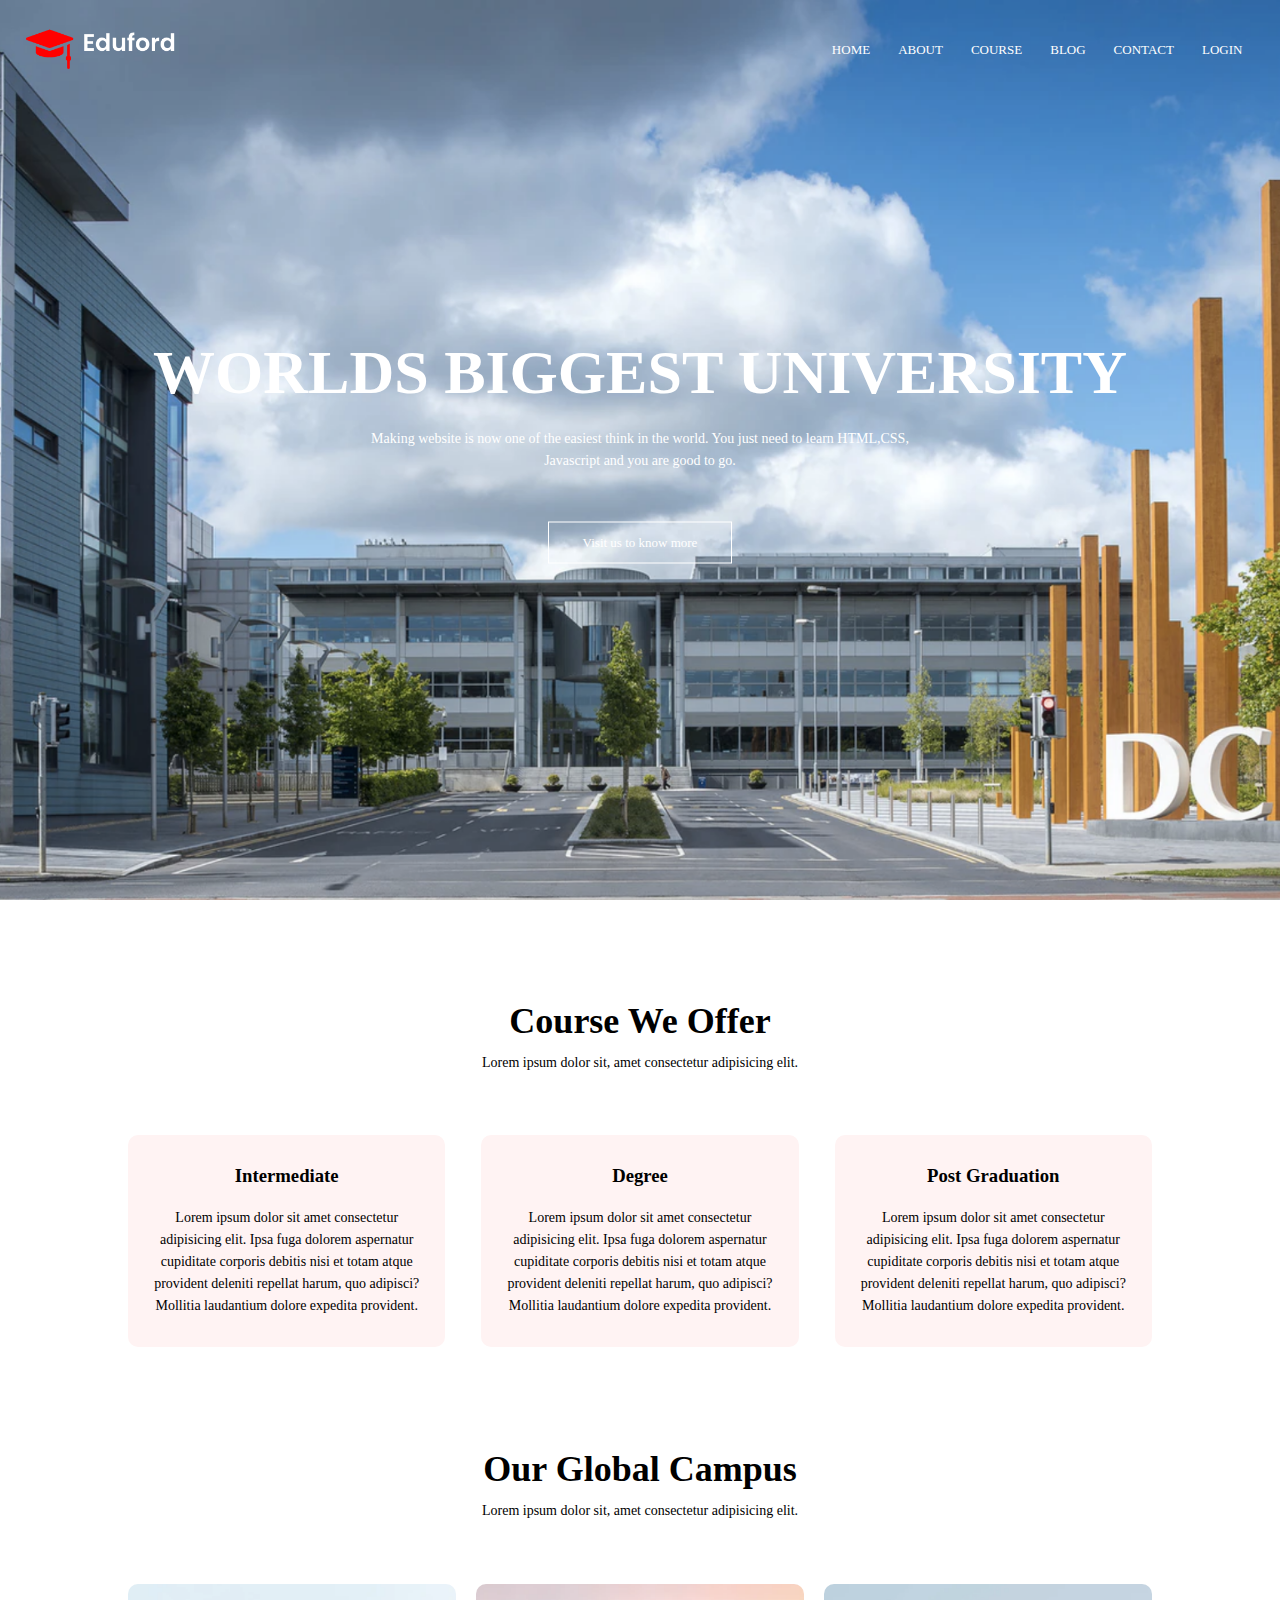
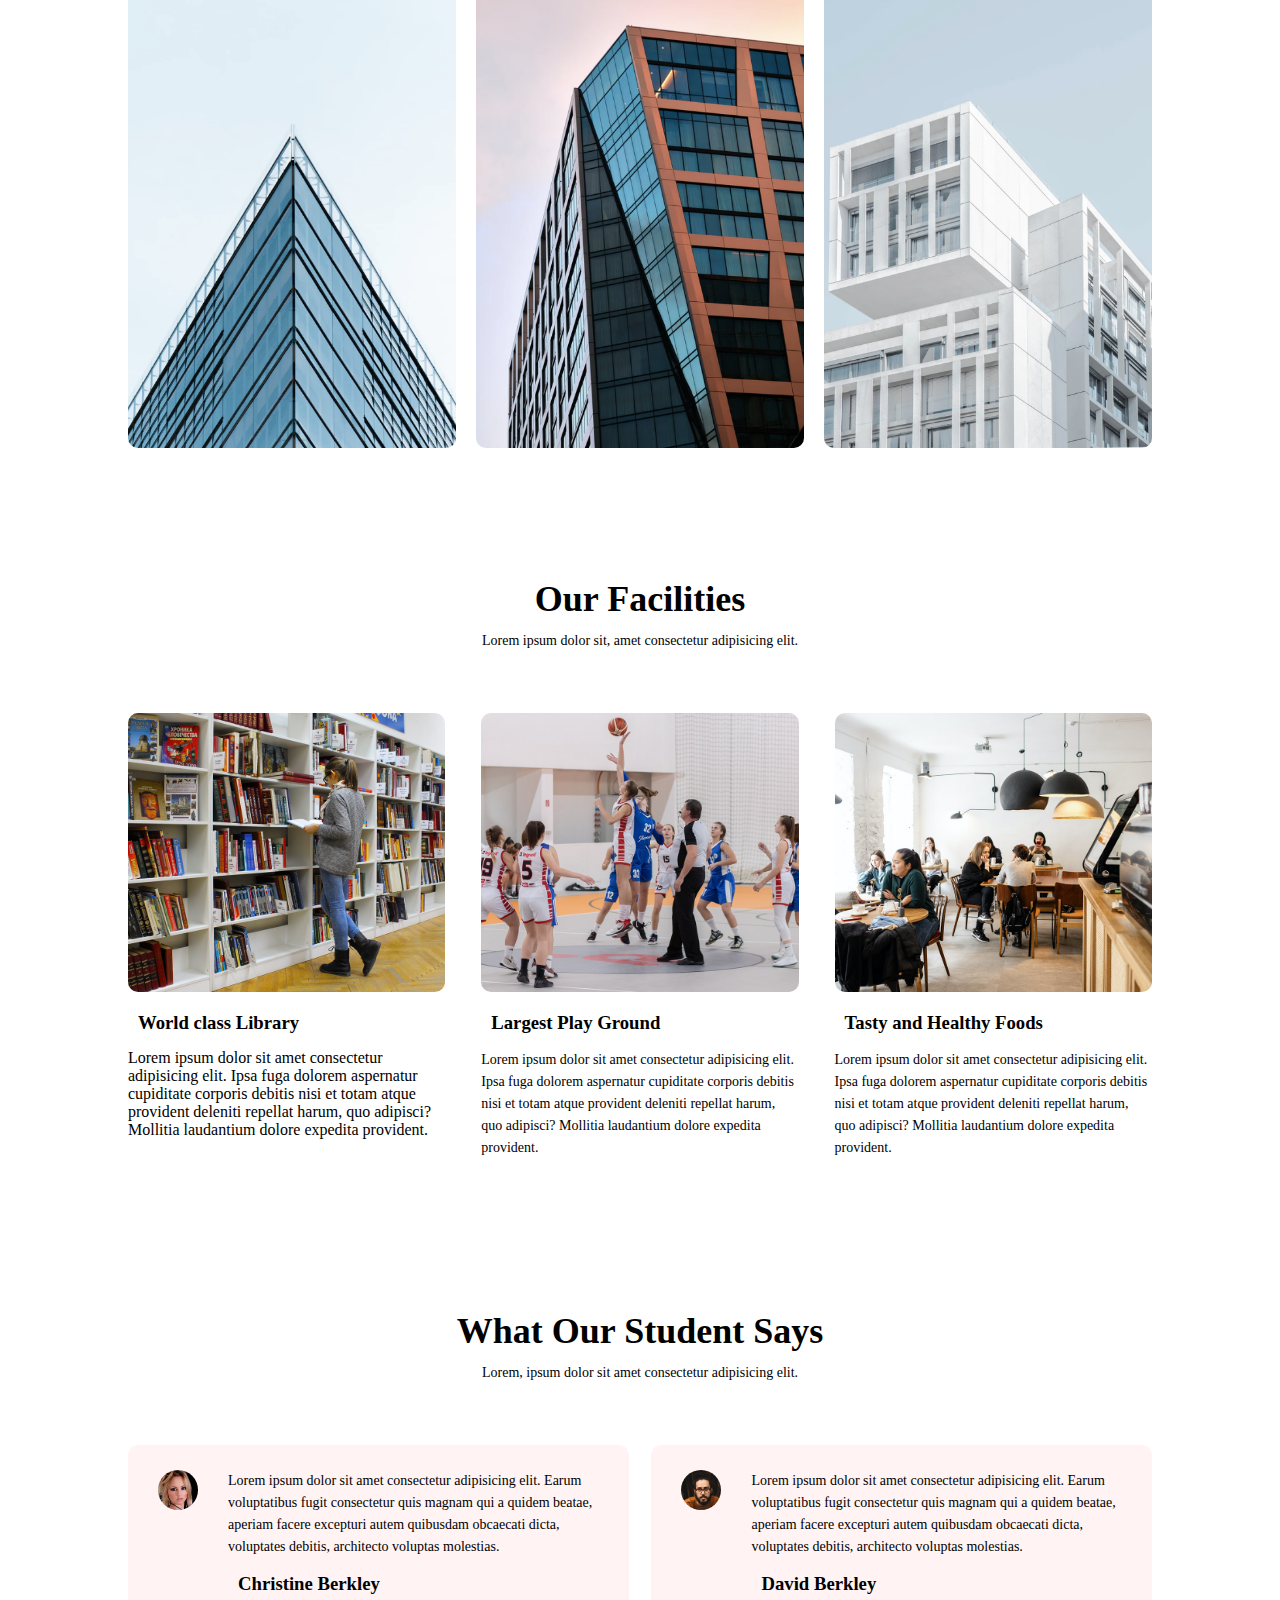
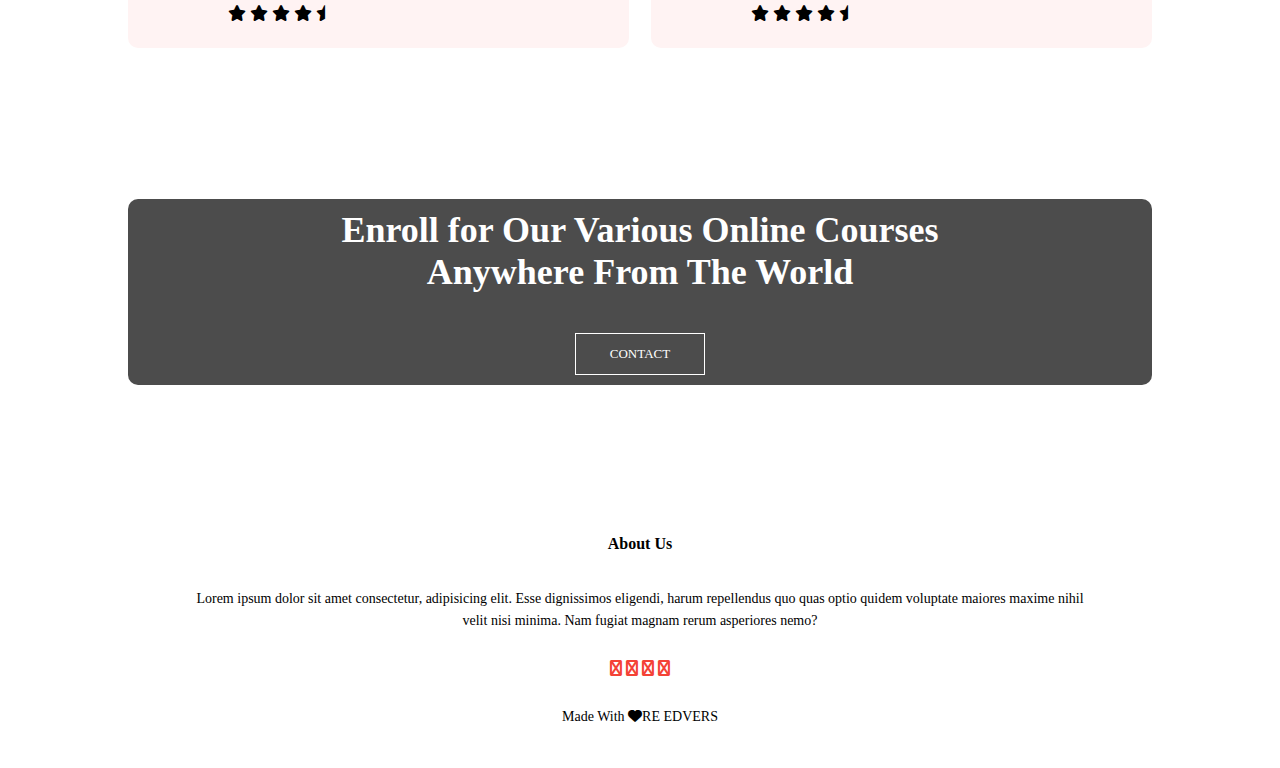
<file: index.html>
<!DOCTYPE html>
<html>
    <head>
        <meta charset="UTF-8">
        <meta name="viewport" content="width=device-width, initial-scale=1.0">
        <title>RE UNIVERSITY</title>
        <link rel="icon" href="path/to/favicon.ico" type="image/x-icon">
        <link rel="stylesheet" href="style.css">
        <link rel="stylesheet" href="https://cdn.jsdelivr.net/npm/@fortawesome/fontawesome-free@6.4.2/css/all.min.css">
    </head>
    <body>
        <section class="header">
            <nav>
                <a href="index.html"><img src="images/logo.png"></a>
                <div class="nav-link" id="navlink">
                    <i class="fa fa-times" onclick="hideMenu()"></i>

                    <ul>
                        <li><a href="index.html">HOME</a></li>
                        <li><a href="about.html">ABOUT</a></li>
                        <li><a href="course.html">COURSE</a></li>
                        <li><a href="blog.html">BLOG</a></li>
                        <li><a href="contact.html">CONTACT</a></li>
                        <li><a href="login page.html">LOGIN</a></li>
                         </ul>
                        </div>
                        <i class="fa fa-compass" onclick="ShowMenu()"></i>

                    </nav>
                    <div class="text-box">
                        <h1>WORLDS BIGGEST UNIVERSITY</h1>
                        <P>Making website is now one of the easiest think in the world. You just  need to learn HTML,CSS,<br>Javascript and you are good to go.</P>
                        <a href="" class="hero-btn">Visit us to know more</a>
                    </div>
                </section>

                <!-----course----->
                <section class="COURSE">
                    <h1>Course We Offer</h1>
                    <p>Lorem ipsum dolor sit, amet consectetur adipisicing elit. </p>

                    <div class="row">
                        <div class="COURSE-col">
                            <h3>Intermediate</h3>
                            <p>Lorem ipsum dolor sit amet consectetur adipisicing elit. Ipsa fuga dolorem aspernatur cupiditate corporis debitis nisi et totam atque provident deleniti repellat harum, quo adipisci? Mollitia laudantium dolore expedita provident.</p>
                        </div>
                        <div class="COURSE-col">
                            <h3>Degree</h3>
                            <p>Lorem ipsum dolor sit amet consectetur adipisicing elit. Ipsa fuga dolorem aspernatur cupiditate corporis debitis nisi et totam atque provident deleniti repellat harum, quo adipisci? Mollitia laudantium dolore expedita provident.</p>
                        </div>
                        <div class="COURSE-col">
                            <h3>Post Graduation</h3>
                            <p>Lorem ipsum dolor sit amet consectetur adipisicing elit. Ipsa fuga dolorem aspernatur cupiditate corporis debitis nisi et totam atque provident deleniti repellat harum, quo adipisci? Mollitia laudantium dolore expedita provident.</p>
                        </div>
                    </div>
                </section>
                <!-----campus---->
                    <section class="Campus">
                        <h1>Our Global Campus</h1>
                        <p>Lorem ipsum dolor sit, amet consectetur adipisicing elit.</p>


                        <div class="row">
                            <div class="campus-col">
                                <img src="images/london.png">
                                <div class="layer">
                                    <h3>LONDON</h3>
                                </div>
                            </div>
                            <div class="campus-col">
                                <img src="images/newyork.png">
                                <div class="layer">
                                    <h3>NEW YORK</h3>
                                </div>
                            </div>
                            <div class="campus-col">
                                <img src="images/washington.png">
                                <div class="layer">
                                    <h3>WASHINGTON</h3>
                                </div>
                            </div>
                        </div>
                    </section>
            
                <!------facilities-->
                
                    <section class="Facilities">
                        <h1>Our Facilities</h1>
                        <p>Lorem ipsum dolor sit, amet consectetur adipisicing elit.</p>

                        <div class="row">
                            <div class="Facilities-col">
                                <img src="images/library.png">
                                <h3>World class Library</h3>
                                <p></p>Lorem ipsum dolor sit amet consectetur adipisicing elit. Ipsa fuga dolorem aspernatur cupiditate corporis debitis nisi et totam atque provident deleniti repellat harum, quo adipisci? Mollitia laudantium dolore expedita provident.</p>
                            </div>
                            <div class="Facilities-col">
                                <img src="images/basketball.png">
                                <h3>Largest Play Ground</h3>
                                <p>Lorem ipsum dolor sit amet consectetur adipisicing elit. Ipsa fuga dolorem aspernatur cupiditate corporis debitis nisi et totam atque provident deleniti repellat harum, quo adipisci? Mollitia laudantium dolore expedita provident.</p>
                            </div>
                            <div class="Facilities-col">
                                <img src="images/cafeteria.png">
                                <h3>Tasty and Healthy Foods</h3>
                                <p>Lorem ipsum dolor sit amet consectetur adipisicing elit. Ipsa fuga dolorem aspernatur cupiditate corporis debitis nisi et totam atque provident deleniti repellat harum, quo adipisci? Mollitia laudantium dolore expedita provident.</p>
                            </div>
                        </div>

                    </section>
                    <!------testimonials-->

                    <section class="testimonials">
                        <h1>What Our Student Says</h1>
                        <p>Lorem, ipsum dolor sit amet consectetur adipisicing elit.</p>
                    
                        <div class="row">
                            <div class="testimonials-col">
                                <img src="images/user1.jpg">
                                <div>
                                    <p>Lorem ipsum dolor sit amet consectetur adipisicing elit. Earum voluptatibus fugit consectetur quis magnam qui a quidem beatae, aperiam facere excepturi autem quibusdam obcaecati dicta, voluptates debitis, architecto voluptas molestias.</p>
                                    <h3>Christine Berkley</h3>
                                    <i class="fas fa-star"></i>
                                    <i class="fas fa-star"></i>
                                    <i class="fas fa-star"></i>
                                    <i class="fas fa-star"></i>
                                    <i class="fas fa-star-half"></i>
                                </div>
                            </div>
                            <div class="testimonials-col">
                                <img src="images/user2.jpg">
                                <div>
                                    <p>Lorem ipsum dolor sit amet consectetur adipisicing elit. Earum voluptatibus fugit consectetur quis magnam qui a quidem beatae, aperiam facere excepturi autem quibusdam obcaecati dicta, voluptates debitis, architecto voluptas molestias.</p>
                                    <h3>David Berkley</h3>
                                    <i class="fas fa-star"></i>
                                    <i class="fas fa-star"></i>
                                    <i class="fas fa-star"></i>
                                    <i class="fas fa-star"></i>
                                    <i class="fas fa-star-half"></i>
                                </div>
                            </div>
                            
                            </div>
                        </div>
                    </section>
                    
                    <!-----call to action-->
                    <section class="cta">
                        <h1>Enroll for Our Various Online Courses<br>Anywhere From The World</h1>
                        <a href="contact.html" class="hero-btn">CONTACT</a>
                    </section>
                    
                    <!------footer------->
                    <section class="footer">
                        <h4>About Us</h4>
                        <p>Lorem ipsum dolor sit amet consectetur, adipisicing elit. Esse dignissimos eligendi, harum repellendus quo quas optio quidem voluptate maiores maxime nihil<br> velit nisi minima. Nam fugiat magnam rerum asperiores nemo?</p>
                        <div class="icons">
                            <i class="fa fa-facebook"></i>
                            <i class="fa fa-twitter"></i>
                            <i class="fa fa-instagram"></i>
                            <i class="fa fa-linkedin"></i>
                        </div>
                        <p>Made With <i class="fa fa-heart"></i>RE EDVERS</p>
                    </section>
                    
                    
                    
<!------javascript for toggle menu------->
                <script>
                    var navlink = document.getElementById("navlink");

                    function ShowMenu(){
                        navlink.style.right="0";
                    }
                    function hideMenu(){
                        navlink.style.right="-200px";
                    }   
                 </script>
                
            </body>
            </html>
</file>
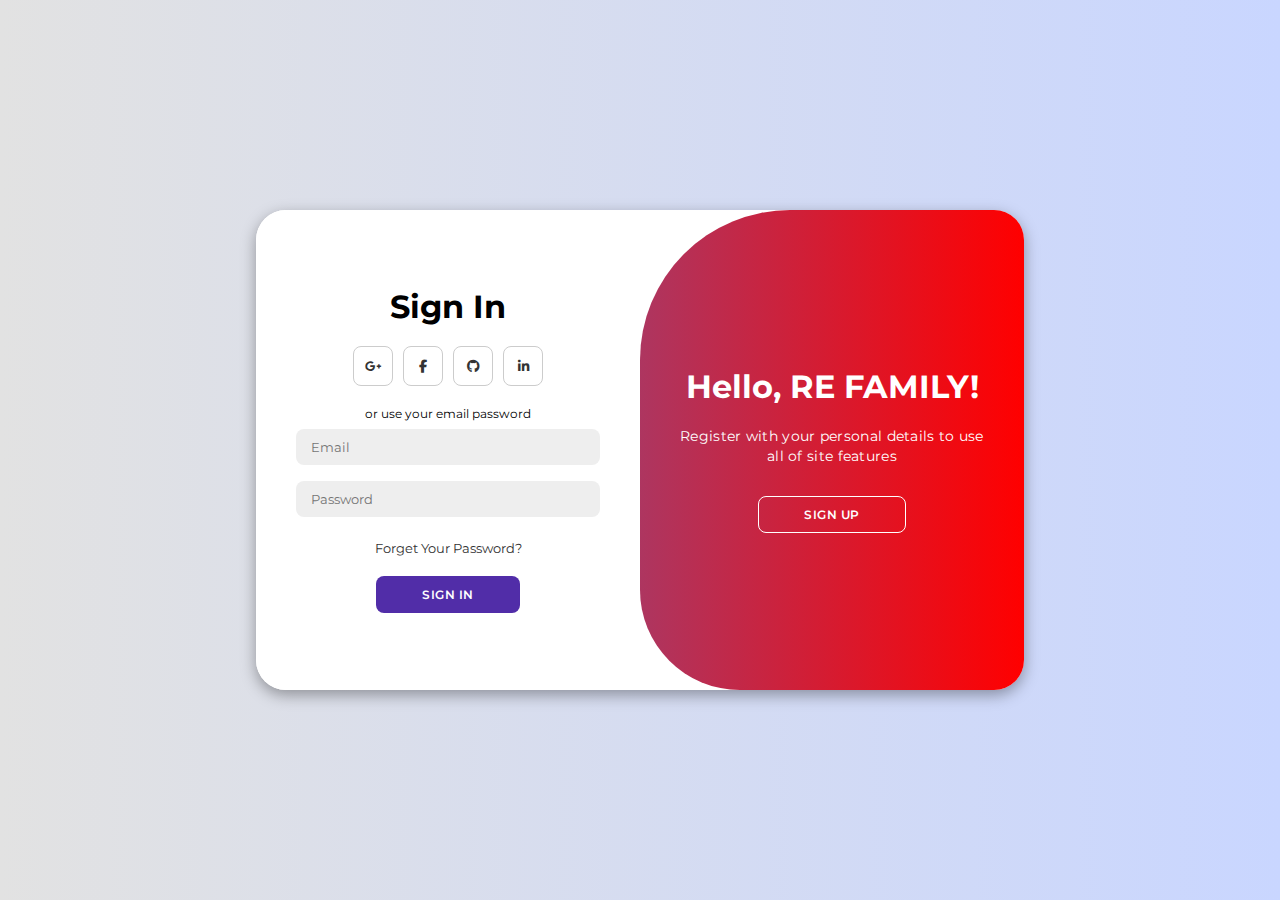
<file: login page.html>
<!DOCTYPE html>
<html lang="en">

<head>
    <meta charset="UTF-8">
    <meta name="viewport" content="width=device-width, initial-scale=1.0">
    <link rel="stylesheet" href="https://cdnjs.cloudflare.com/ajax/libs/font-awesome/6.4.2/css/all.min.css">
    <link rel="stylesheet" href="login page.css">
    <title> RE Login Page</title>
</head>

<body>
    <div class="container" id="container">
        <div class="form-container sign-up">
            <form>
                <h1>Create Account</h1>
                <div class="social-icons">
                    <a href="#" class="icon"><i class="fa-brands fa-google-plus-g"></i></a>
                    <a href="#" class="icon"><i class="fa-brands fa-facebook-f"></i></a>
                    <a href="#" class="icon"><i class="fa-brands fa-github"></i></a>
                    <a href="#" class="icon"><i class="fa-brands fa-linkedin-in"></i></a>
                </div>
                <span>or use your email for registeration</span>
                <input type="text" placeholder="Name">
                <input type="email" placeholder="Email">
                <input type="password" placeholder="Password">
                <button onclick="redirectToNextPage()">Sign Up</button>
            </form>
        </div>
        <div class="form-container sign-in">
            <form>
                <h1>Sign In</h1>
                <div class="social-icons">
                    <a href="#" class="icon"><i class="fa-brands fa-google-plus-g"></i></a>
                    <a href="#" class="icon"><i class="fa-brands fa-facebook-f"></i></a>
                    <a href="#" class="icon"><i class="fa-brands fa-github"></i></a>
                    <a href="#" class="icon"><i class="fa-brands fa-linkedin-in"></i></a>
                </div>
                <span>or use your email password</span>
                <input type="email" placeholder="Email">
                <input type="password" placeholder="Password">
                <a href="">Forget Your Password?</a>
                <button onclick="redirectToNextPage()">Sign In</button>
            </form>
        </div>
        <div class="toggle-container">
            <div class="toggle">
                <div class="toggle-panel toggle-left">
                    <h1>Welcome Our RE Family!</h1>
                    <p>Enter your details to use all courses</p>
                    <button class="hidden" id="login">Sign In</button>
                </div>
                <div class="toggle-panel toggle-right">
                    <h1>Hello, RE FAMILY!</h1>
                    <p>Register with your personal details to use all of site features</p>
                    <button class="hidden" id="register">Sign Up</button>
                    
                </div>
            </div>
        </div>
    </div>
    

    <script src="script.js"></script>
    <script>
        function redirectToNextPage() {

            window.location.href = 'index.html';
        }
    </script>
    
</body>

</html>
</file>
<file: style.css>
*{
    margin: 0;
    padding: 0;
}
.header{
    min-height: 100vh;
    width: 100%;
    background: linear-gradient(rgba(4,9,30,0.7),rgba(4,9,30,0.7));
    background-image: url(images/banner.png);                 
    background-position: center;
    background-size: cover;
    position: relative;
}nav{
    display: flex;
    padding: 2%;
    justify-content: space-between;
    align-items: center;
}
nav img{
    width: 150px;    
}
.nav-link{
    flex: 1;
    text-align: right;
}
.nav-link ul li{
    list-style: none;
    display: inline-block;
    padding: 8px 12px;
    position: relative;
}
.nav-link ul li a{
    color: #fff;
    text-decoration: none;
    font-size: 13px;
}
.text-box{
    width: 90%;
    color: #fff;
    position: absolute;
    top: 50%;
    left: 50%;
    transform: translate(-50%,-50%);
    text-align: center;
}
.text-box h1{
    font-size: 62px;
}
.text-box p{
    margin: 10px 0 40px;
    font-size: 14px;
    color: #fff;
}
.hero-btn{
display: inline-block;
text-decoration: none;
color: #fff;
border: 1px solid #fff;
padding: 12px 34px;
font-size: 13px;
background: transparents;
position: relative;
cursor: pointer;
}
.hero-btn:hover{
    border: 1px solid #ff0000;
    background-color: #ff000f;
    transition: 0.5s;
}
nav .fa{
    display: none;
}
@media(max-width:700px){
    .text-box h1{
        font-size: 20px;
    }
    .nav-link ul li{
        position: absolute;
        background: #ff0000;
        height: 100vh;
        width: 200px;
        top: 0;
        right: 0;
        text-align: left;
        z-index: 2;
    }
    nav.fa{
        display: block;
        color: #fff;
        margin: 10px;
        font-size: 22px;
        cursor: pointer;
    }
    .nav-link ul{
        padding: 30px;
    }
}
/*-----course-----*/
.COURSE{
    width: 80%;
    margin: auto;
    text-align: center;
    padding-top: 100px;
}
h1{
    font-size: 36px;
    font-weight: 600;
}
p{
    color: #000;
    font-size: 14px;
    font-weight: 300;
    line-height: 22px;
    padding: 10px;
}
.row{
    margin-top: 5%;
    display: flex;
    justify-content: space-between;
}
.COURSE-col{
    flex-basis: 31%;
    background: #fff3f3;
    border-radius: 10px;
    margin-bottom: 5%;
    padding: 20px 12px;
    box-sizing: border-box;
    transition: 0.5s;
}
h3{
    text-align: center;
    font-weight: 600;
    margin: 10px;
}

.COURSE-col:hover{
    box-shadow: 0 0 20px 0px rgba(0,0,0,0.2);
}



@media(max-width: 700px){
.row{
    flex-direction: column;
}
}
/*-------campus----*/
.Campus{
    width: 80%;
    margin: auto;
    text-align: center;
    padding-top: 50px;
}
.campus-col{
    flex-basis: 32%;
    border-radius: 10px;
    margin-bottom: 30px;
    position:relative;
    overflow: hidden;
}
.campus-col img{
    width: 100%;
    display: block;
}
.layer{
    background:transparent;
    height: 100%;
    width: 100%;
    position: absolute;
    top: 0;
    left: 0;  
    transition: 0.5s;  
}
.layer:hover{
    background: rgba(226,0,0,0.7);
}
.layer h3{
    width: 100%;
    font-weight: 500;
    color: #fff;
    font-size: 26px;
    bottom: 0;
    left: 50%;
    transform: translateX(-50%);
    position: absolute;
    opacity: 0;
    transition: 0.5s;
}
.layer:hover h3{
bottom: 49%;
opacity: 1;
}
/*-----facilities-----*/
.Facilities{
    width: 80%;
    margin: auto;
    text-align: center;
    padding-top: 100px;
}
.Facilities-col{
    flex-basis: 31%;
    border-radius: 10px;
    margin-bottom: 5%;
    text-align: left;
}
.Facilities-col img{
    width: 100%;
    border-radius: 10px;
}
.Facilities-col p{
    padding: 0;
}
.Facilities-col h3{
    margin-top: 16px;
    margin-bottom: 15px;
    text-align: left;
}

/*-----testimonials----*/

.testimonials{
    width: 80%;
    margin: auto;
    padding-top: 100px;
    text-align: center;
}
.testimonials-col{
    flex-basis: 44%;
    border-radius: 10px;
    margin-bottom: 5%;
    text-align: left;
    background: #fff3f3;
    padding: 25px;
    cursor: pointer;
    display: flex;

}
.testimonials-col img{
    height: 40px;
    margin-left: 5px;
    margin-right: 30px;
    border-radius: 50%;

}
.testimonials-col p{
    padding: 0;
}
.testimonials-col h3{
    margin-top: 15px;
    text-align: left;
}
.testimonials-col .fa{
    color: #f44336;
}
@media(max-width:700px){
    .testimonials-col img{
        margin-left: 0px;
        margin-right: 15px;

    }
}
/*-----call to cta-----*/
.cta{
    margin: 100px auto;
    width: 80%;
    background-image:url(Desktop/banner2.jpg) ;
    background: linear-gradient(rgba(0,0,0,0.7),rgba(0,0,0,0.7));
    background-position: center;
    background-size: cover;
    border-radius: 10px;
    text-align: center;
    padding: 10px 0;
}
.cta h1{
    color: #fff;
    margin-bottom: 40px;
    padding: 0;
}
@media(max-width: 700px){
    .cta h1{
        font-size: 24px;
    }
}
/*-----footer---*/
.footer{
    width: 100%;
    text-align: center;
    padding: 30px 0;
}
.footer h4{
    margin-bottom: 25px;
    margin-top: 20px;
    font-weight: 600;
}
.icons{
    color: #f44336;
    margin: 0 13px;
    cursor: pointer;
    padding: 18px 0;
}
.fa-heart-o{
    color: #f44336;
}
/*------about us page-----*/
.sub-header{
    height: 50vh;
    width: 100%;
    background-image: linear-gradient(rgba(4,9,30,0.7),rgba(4,9,30,0.7)),url(Desktop/background.jpg);
    background-position: center;
    background-size: cover;
    text-align: center;
    color: #fff;
}
.sub-header h1{
    margin-top: 100px;
}
.About-us{
    width: 80%;
    margin: auto;
    padding-top: 80px;
    padding-bottom: 50px;

}
.about-col{
    flex-basis: 48%;
    padding: 30px 2px;
}
.about-col img{
    width: 100%;

}
.about-col h1{
    padding-top: 0;
}
.about-col p{
    padding: 15px 0 25px;
}
.red-btn{
    border: 1px solid #f44336;
    background: transparent;
    color: #f44336;
}
.red-btn:hover{
    color: #fff;
}
/*----blog-content----*/
.blog-content{
    width: 80%;
    margin: auto;
    padding: 60px 0;
}
.blog-left{
    flex-basis: 65%;
}
.blog-right{
    width: 100%;
}
.blog-left img{
    width: 100%;
}
.blog-left h2{
    color: #222;
    font-weight: 600;
    margin: 30px 0;
}
.blog-left p{
    color: #999;
    padding: 0;
}
.blog-right{
    flex-basis: 32%;
}
.blog-right h3{
    background: #f44336;
    color: #fff;
    padding: 7px 0;
    font-size: 16px;
    padding-bottom:  15px;
}
.blog-right div{
    display: flex;
    align-items: center;
    justify-content: space-between;
    color: #555;
    padding: 8px;
    box-sizing: border-box;
}
.comment-box{
    border: 1px solid #ccc;
    margin: 50px;
    padding: 10px 20px;
}
.comment-box h3{
    text-align: left;
}
.comment-form input, .comment-form textarea{
    width: 100% ;
    padding: 10px;
    margin: 15px 0;
    box-sizing: border-box;
    border: none;
    outline: none;
    background: #f0f0f0;
}
.comment-form button{
    margin: 10px 0;
}
/*------contact us page-----*/
.location{
    width: 80%;
    margin: auto;
    padding: 80px 0;
}
.location iframe{
    width: 100%;

}
.contact-us{
    width: 80%;
    margin: auto;

}
.contact-col{
    flex-basis: 48%;
    margin-bottom: 30px;
}
.contact-col div{
    display: flex;
    align-items: center;
    margin-bottom: 40px;
}
.contact-col div .fa{
    font-size: 28px;
    color: #f44336;
    margin: 10px;
    margin-bottom: 30px;
}
.contact-col div p{
    padding: 0;
}
.contact-col div h5{
    font-size: 20px;
    margin-bottom: 5px;
    color: #555;
    font-weight: 400;
}
.contact-col input, .contact-col textarea{
    width: 100%;
    padding: 15px;
    margin-bottom: 17px;
    outline: none;
    border: 1px solid #ccc;
    box-sizing: border-box;
}
</file>
<file: login page.css>
@import url('https://fonts.googleapis.com/css2?family=Montserrat:wght@300;400;500;600;700&display=swap');

*{
    margin: 0;
    padding: 0;
    box-sizing: border-box;
    font-family: 'Montserrat', sans-serif;
}


body{
    background-color: #c9d6ff;
    background: linear-gradient(to right, #e2e2e2, #c9d6ff);
    display: flex;
    align-items: center;
    justify-content: center;
    flex-direction: column;
    height: 100vh;
}

.container{
    background-color: #fff;
    border-radius: 30px;
    box-shadow: 0 5px 15px rgba(0, 0, 0, 0.35);
    position: relative;
    overflow: hidden;
    width: 768px;
    max-width: 100%;
    min-height: 480px;
}

.container p{
    font-size: 14px;
    line-height: 20px;
    letter-spacing: 0.3px;
    margin: 20px 0;
}

.container span{
    font-size: 12px;
}

.container a{
    color: #333;
    font-size: 13px;
    text-decoration: none;
    margin: 15px 0 10px;
}

.container button{
    background-color: #512da8;
    color: #fff;
    font-size: 12px;
    padding: 10px 45px;
    border: 1px solid transparent;
    border-radius: 8px;
    font-weight: 600;
    letter-spacing: 0.5px;
    text-transform: uppercase;
    margin-top: 10px;
    cursor: pointer;
}

.container button.hidden{
    background-color: transparent;
    border-color: #fff;
}

.container form{
    background-color: #fff;
    display: flex;
    align-items: center;
    justify-content: center;
    flex-direction: column;
    padding: 0 40px;
    height: 100%;
}

.container input{
    background-color: #eee;
    border: none;
    margin: 8px 0;
    padding: 10px 15px;
    font-size: 13px;
    border-radius: 8px;
    width: 100%;
    outline: none;
}

.form-container{
    position: absolute;
    top: 0;
    height: 100%;
    transition: all 0.6s ease-in-out;
}

.sign-in{
    left: 0;
    width: 50%;
    z-index: 2;
}

.container.active .sign-in{
    transform: translateX(100%);
}

.sign-up{
    left: 0;
    width: 50%;
    opacity: 0;
    z-index: 1;
}

.container.active .sign-up{
    transform: translateX(100%);
    opacity: 1;
    z-index: 5;
    animation: move 0.6s;
}

@keyframes move{
    0%, 49.99%{
        opacity: 0;
        z-index: 1;
    }
    50%, 100%{
        opacity: 1;
        z-index: 5;
    }
}

.social-icons{
    margin: 20px 0;
}

.social-icons a{
    border: 1px solid #ccc;
    border-radius: 20%;
    display: inline-flex;
    justify-content: center;
    align-items: center;
    margin: 0 3px;
    width: 40px;
    height: 40px;
}

.toggle-container{
    position: absolute;
    top: 0;
    left: 50%;
    width: 50%;
    height: 100%;
    overflow: hidden;
    transition: all 0.6s ease-in-out;
    border-radius: 150px 0 0 100px;
    z-index: 1000;
}

.container.active .toggle-container{
    transform: translateX(-100%);
    border-radius: 0 150px 100px 0;
}

.toggle{
    background-color: #ff0000;
    height: 100%;
    background: linear-gradient(to right, #5c6bc0, #ff0000);
    color: #fff;
    position: relative;
    left: -100%;
    height: 100%;
    width: 200%;
    transform: translateX(0);
    transition: all 0.6s ease-in-out;
}

.container.active .toggle{
    transform: translateX(50%);
}

.toggle-panel{
    position: absolute;
    width: 50%;
    height: 100%;
    display: flex;
    align-items: center;
    justify-content: center;
    flex-direction: column;
    padding: 0 30px;
    text-align: center;
    top: 0;
    transform: translateX(0);
    transition: all 0.6s ease-in-out;
}

.toggle-left{
    transform: translateX(-200%);
}

.container.active .toggle-left{
    transform: translateX(0);
}

.toggle-right{
    right: 0;
    transform: translateX(0);
}

.container.active .toggle-right{
    transform: translateX(200%);
}
</file>
